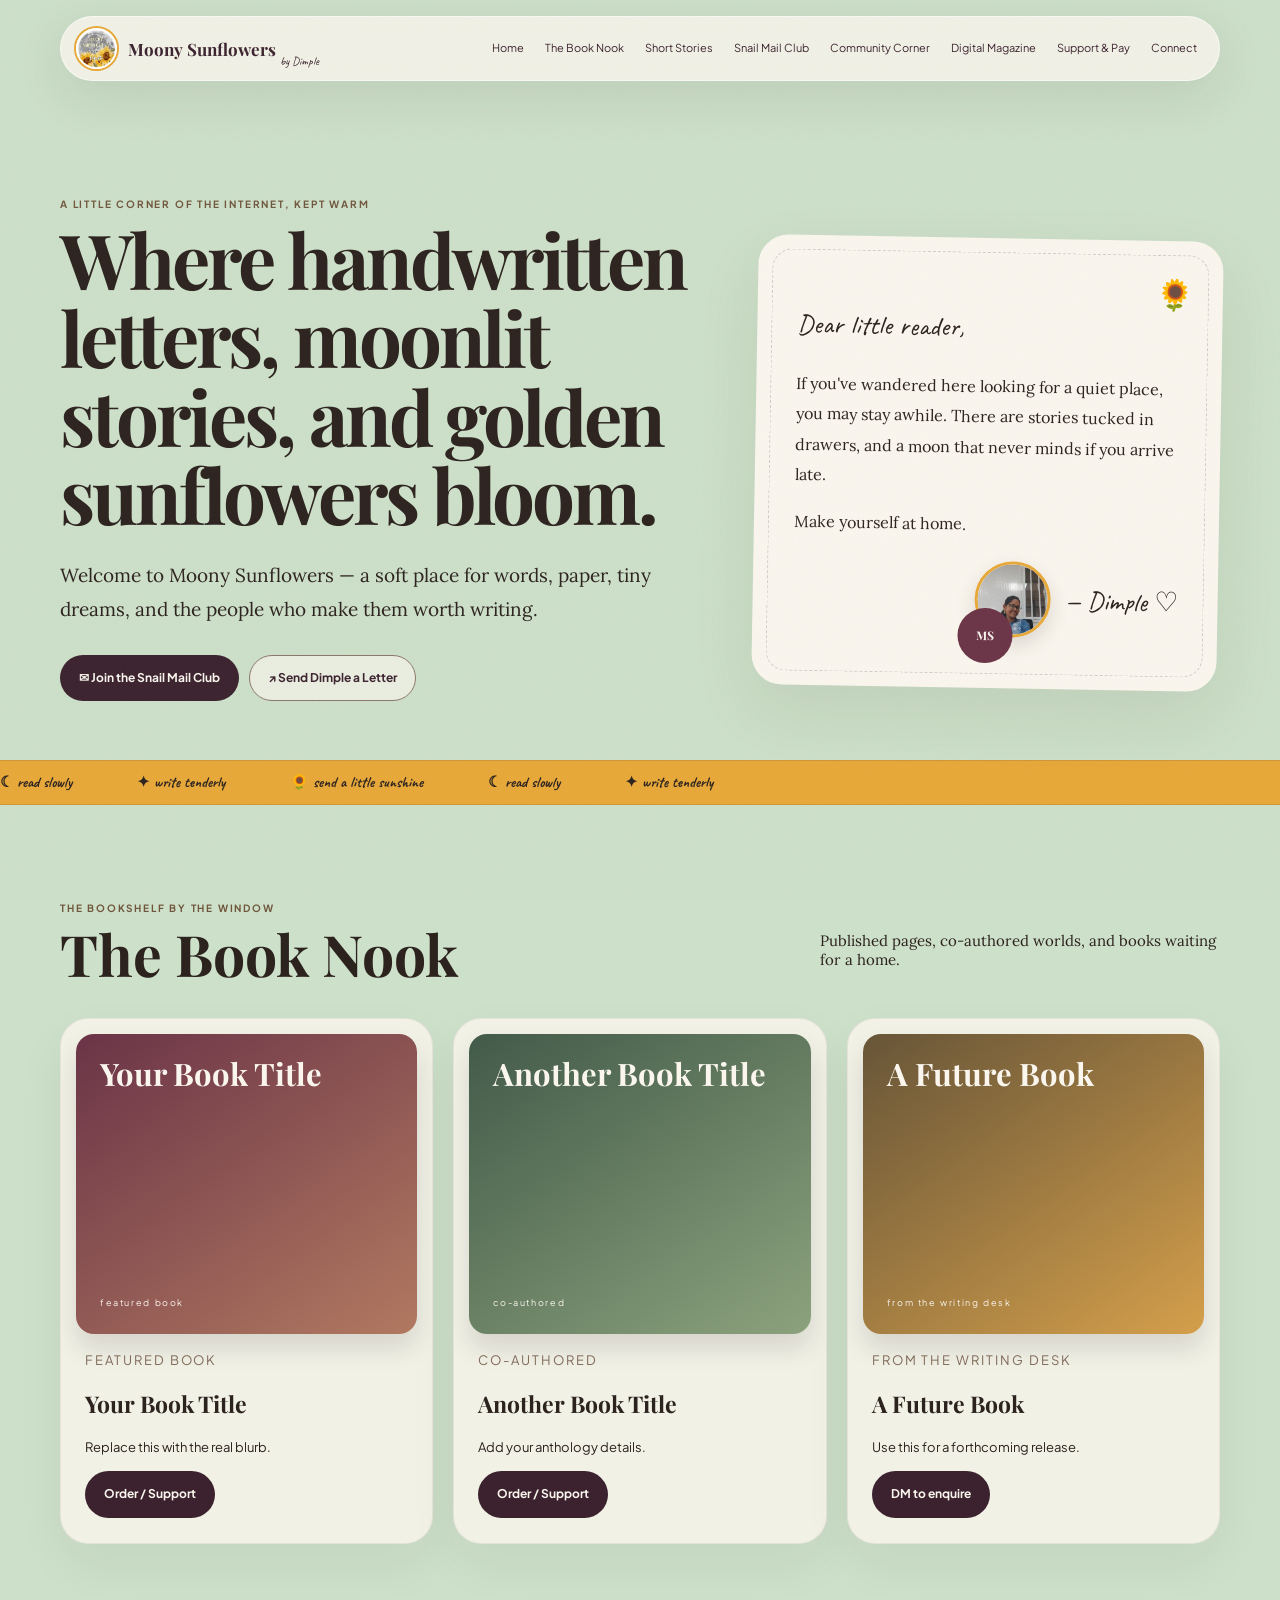
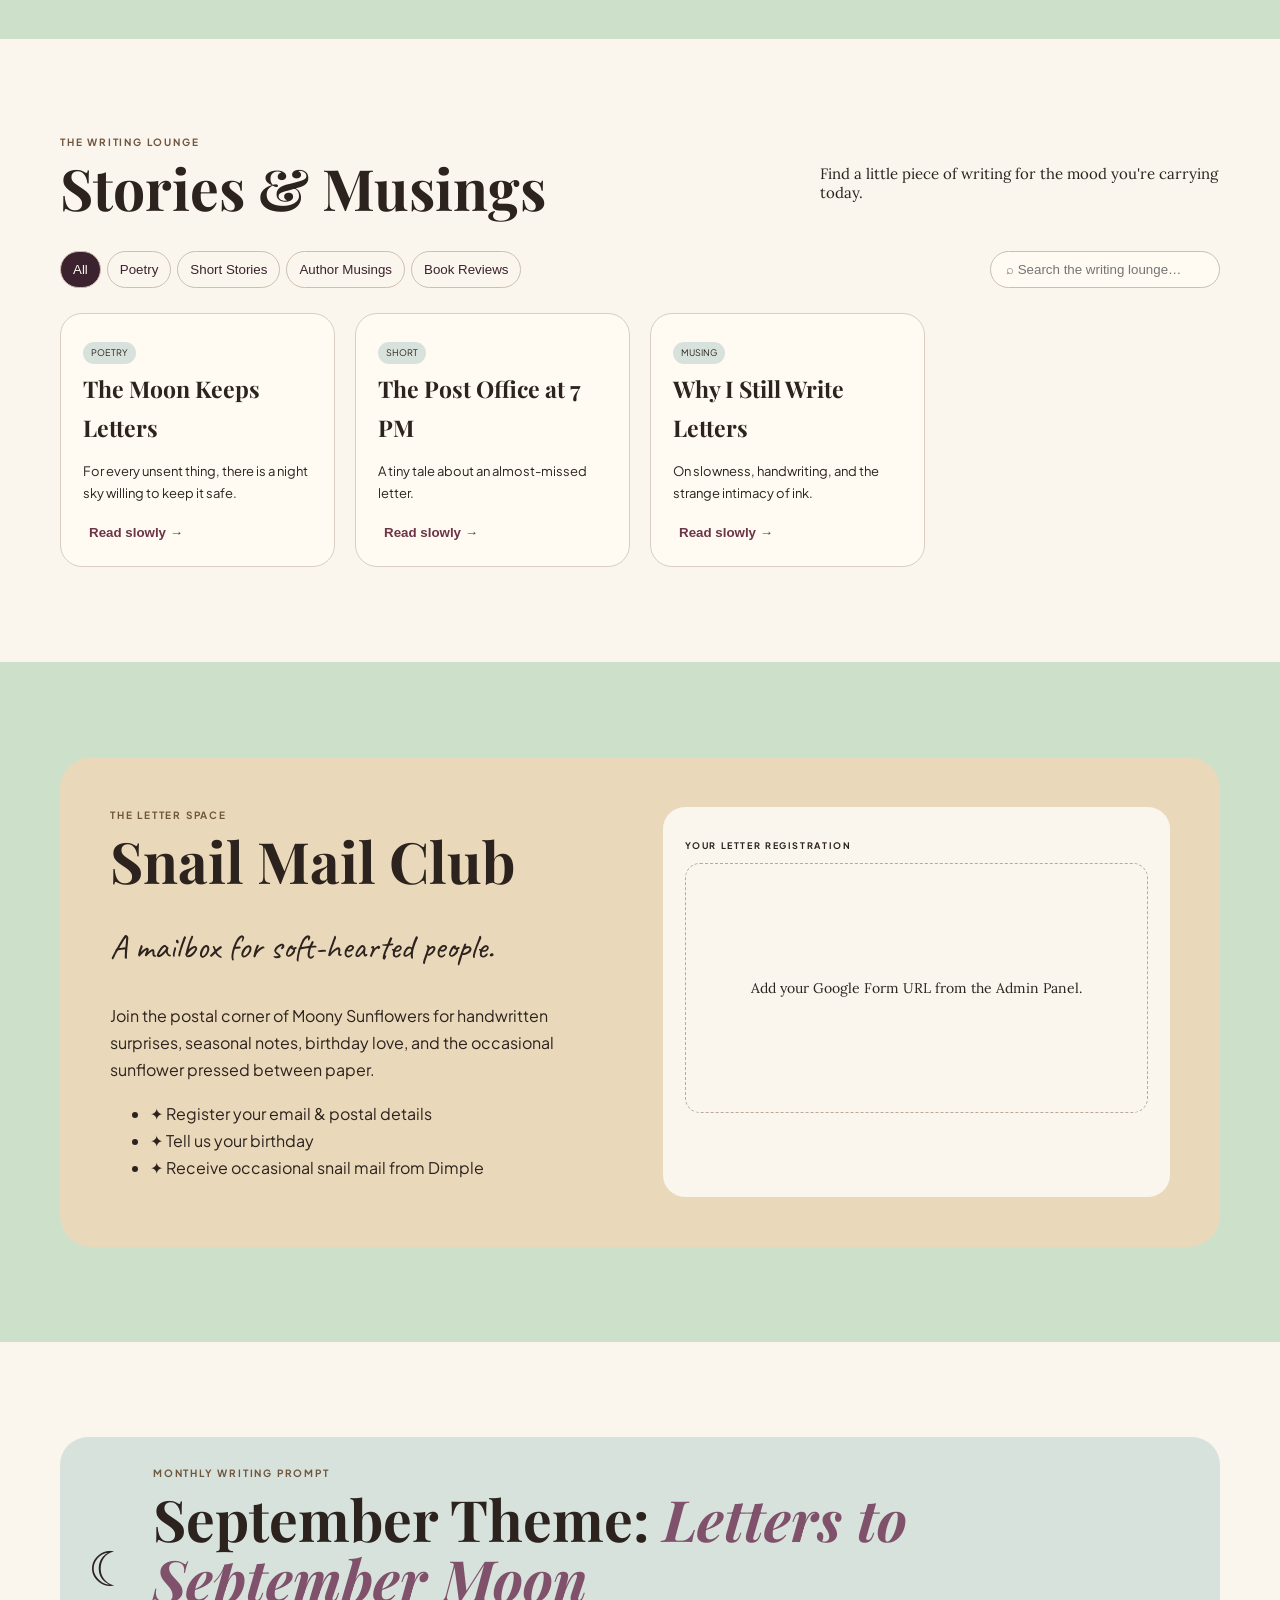
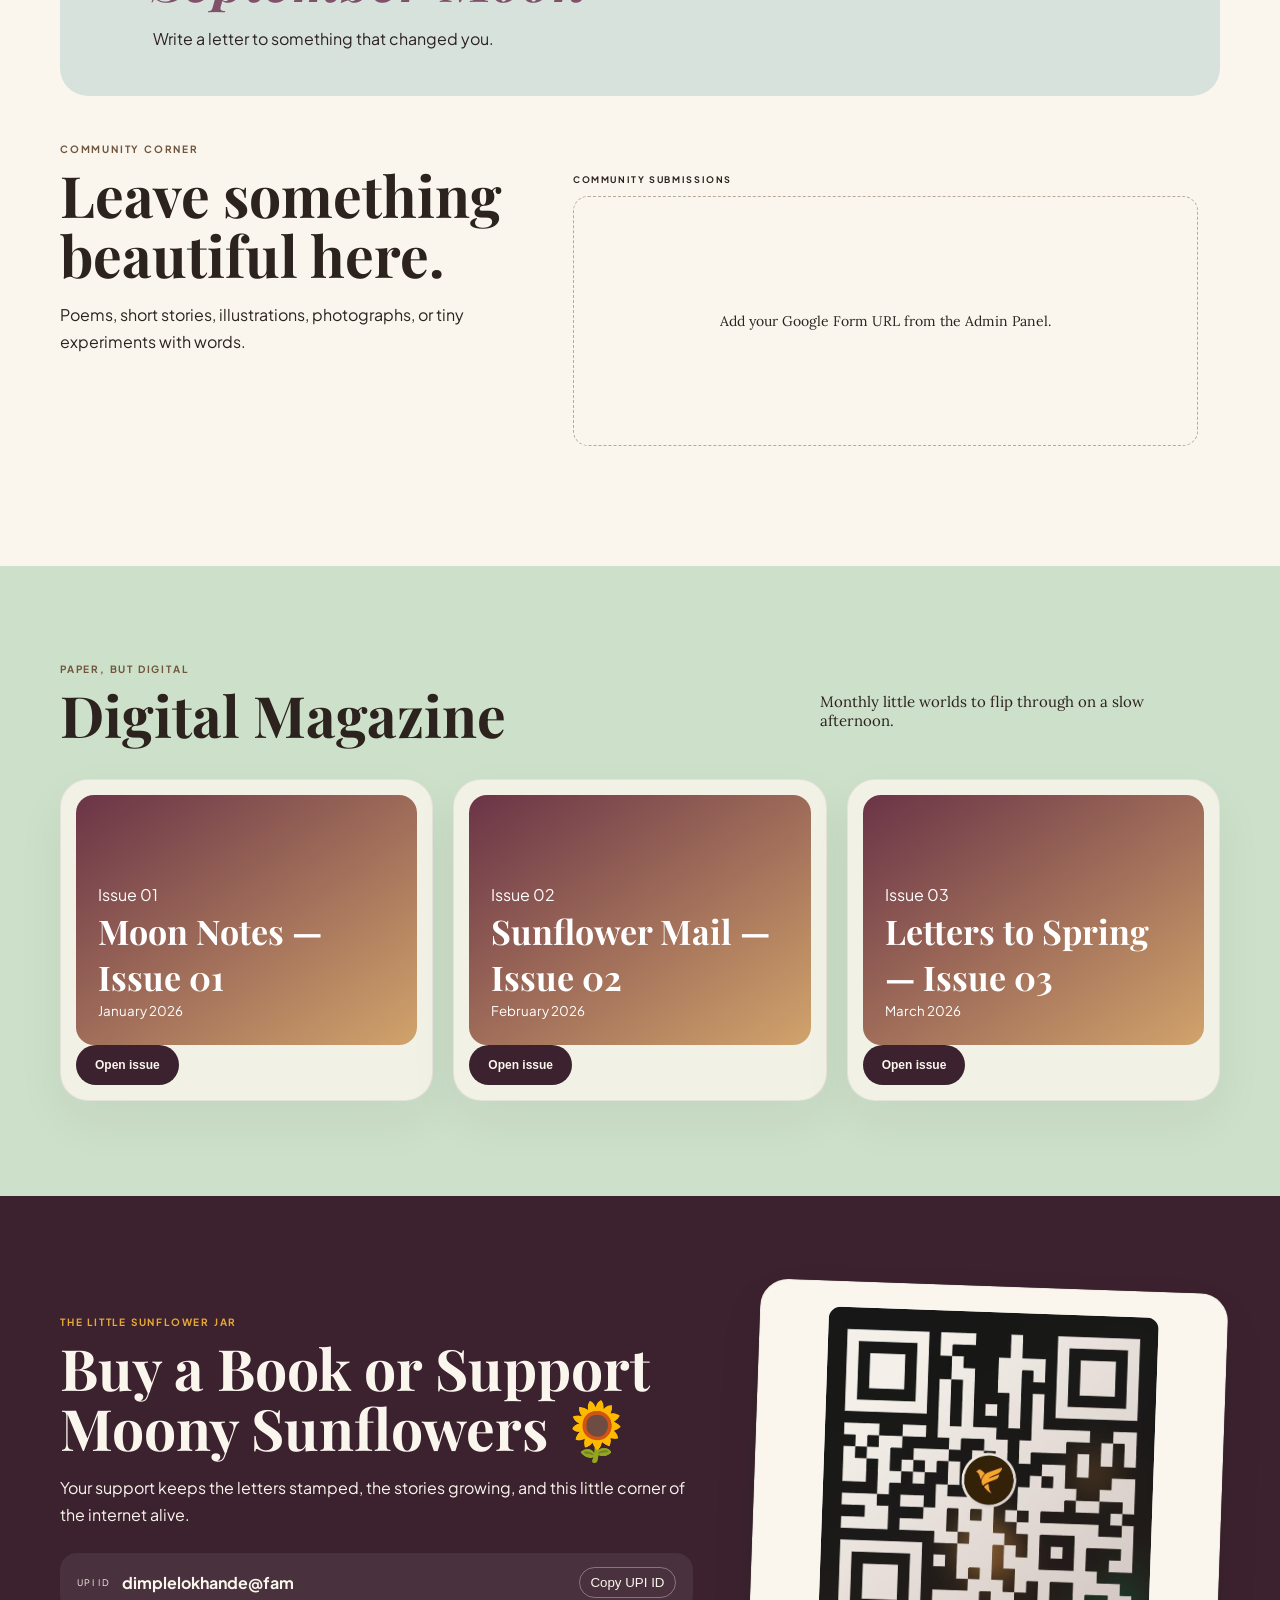
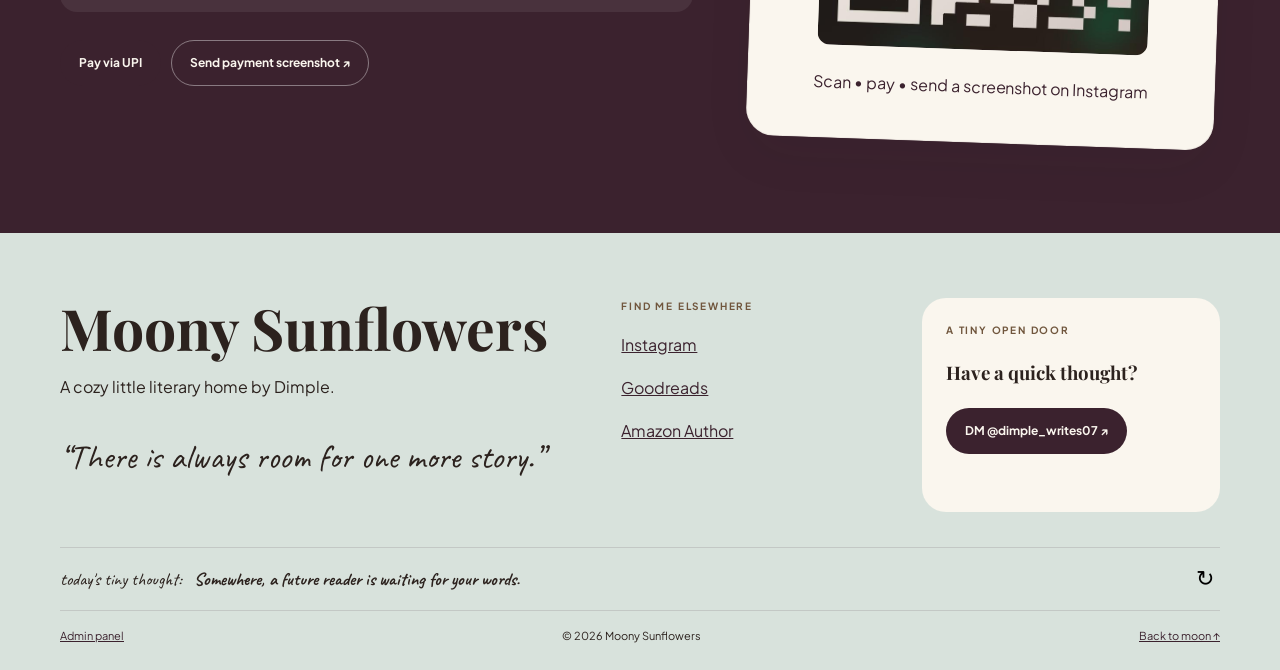
<file: index.html>
<!doctype html>
<html lang="en">
<head>
<meta charset="utf-8">
<meta name="viewport" content="width=device-width,initial-scale=1">
<meta name="description" content="Moony Sunflowers — books, moonlit stories, handwritten letters, community writing and digital magazines by Dimple.">
<meta name="robots" content="index,follow">
<meta name="theme-color" content="#CDE0C9">
<title>Moony Sunflowers | Books, Stories & Snail Mail by Dimple</title>
<link rel="canonical" href="https://YOUR-DOMAIN.example/">
<meta property="og:type" content="website"><meta property="og:title" content="Moony Sunflowers — Dimple">
<meta property="og:description" content="Where handwritten letters, moonlit stories, and golden sunflowers bloom.">
<meta property="og:image" content="assets/moony_sunflowers_logo.png">
<link rel="stylesheet" href="styles.css">
<link rel="preconnect" href="https://fonts.googleapis.com"><link rel="preconnect" href="https://fonts.gstatic.com" crossorigin>
<link href="https://fonts.googleapis.com/css2?family=Caveat:wght@400;600;700&family=Lora:wght@400;500;600&family=Plus+Jakarta+Sans:wght@400;600;700&family=Playfair+Display:wght@500;600;700&display=swap" rel="stylesheet">
<script type="application/ld+json">{"@context":"https://schema.org","@type":"WebSite","name":"Moony Sunflowers","description":"A cozy literary home by Dimple.","url":"https://YOUR-DOMAIN.example/"}</script>
</head>
<body>
<div class="grain"></div>
<header><nav class="nav shell"><a class="brand" href="#home"><span class="logo"><img id="siteLogo" src="assets/moony_sunflowers_logo.png" alt="Moony Sunflowers logo"><span>☾🌻</span></span><b>Moony Sunflowers</b><small>by Dimple</small></a><button id="menu" class="menu">☰</button><div id="navLinks" class="navlinks"><a href="#home">Home</a><a href="#books">The Book Nook</a><a href="#stories">Short Stories</a><a href="#mail">Snail Mail Club</a><a href="#community">Community Corner</a><a href="#magazine">Digital Magazine</a><a href="#support">Support & Pay</a><a href="#connect">Connect</a></div></nav></header>

<main>
<section id="home" class="hero shell">
<div><p class="eyebrow" id="heroEyebrow">a little corner of the internet, kept warm</p><h1 id="heroHeading">Where handwritten letters, <em>moonlit stories,</em> and golden sunflowers bloom.</h1><p class="lead" id="heroLead">Welcome to Moony Sunflowers — a soft place for words, paper, tiny dreams, and the people who make them worth writing.</p><div class="actions"><a class="btn primary" href="#mail">✉ Join the Snail Mail Club</a><a class="btn ghost" id="dmHero" href="https://ig.me/m/dimple_writes07" target="_blank" rel="noopener">↗ Send Dimple a Letter</a></div></div>
<aside class="letter"><span class="stamp">🌻</span><p class="script" id="letterGreeting">Dear little reader,</p><p id="letterBody">If you've wandered here looking for a quiet place, you may stay awhile. There are stories tucked in drawers, letters waiting for stamps, and a moon that never minds if you arrive late.</p><p>Make yourself at home.</p><div class="author-signoff"><img id="authorPhoto" class="author-photo" src="assets/dimple_author_photo.png" alt="Dimple, author of Moony Sunflowers" loading="lazy"><p class="script right" id="signature">— Dimple ♡</p></div><span class="wax">MS</span></aside>
</section>
<div class="marquee"><span>☾ read slowly</span><span>✦ write tenderly</span><span>🌻 send a little sunshine</span><span>☾ read slowly</span><span>✦ write tenderly</span></div>

<section id="books" class="section shell"><div class="heading"><div><p class="eyebrow">the bookshelf by the window</p><h2>The Book Nook</h2></div><p>Published pages, co-authored worlds, and books waiting for a home.</p></div><div id="booksGrid" class="cards"></div></section>

<section id="stories" class="section paper"><div class="shell"><div class="heading"><div><p class="eyebrow">the writing lounge</p><h2>Stories & Musings</h2></div><p>Find a little piece of writing for the mood you're carrying today.</p></div><div class="toolbar"><div id="tabs" class="tabs"><button class="tab active" data-filter="all">All</button><button class="tab" data-filter="poetry">Poetry</button><button class="tab" data-filter="short">Short Stories</button><button class="tab" data-filter="musing">Author Musings</button><button class="tab" data-filter="review">Book Reviews</button></div><input id="search" class="search" placeholder="⌕ Search the writing lounge…"></div><div id="storiesGrid" class="cards story-cards"></div></div></section>

<section id="mail" class="section shell"><div class="envelope"><div><p class="eyebrow">the letter space</p><h2>Snail Mail Club</h2><p class="script big">A mailbox for soft-hearted people.</p><p>Join the postal corner of Moony Sunflowers for handwritten surprises, seasonal notes, birthday love, and the occasional sunflower pressed between paper.</p><ul><li>✦ Register your email & postal details</li><li>✦ Tell us your birthday</li><li>✦ Receive occasional snail mail from Dimple</li></ul></div><div class="formpaper"><p>YOUR LETTER REGISTRATION</p><iframe id="mailForm" title="Snail Mail Club registration" loading="lazy"></iframe><div id="mailPlaceholder">Add your Google Form URL from the Admin Panel.</div></div></div></section>

<section id="community" class="section paper"><div class="shell"><div class="prompt"><span>☾</span><div><p class="eyebrow">monthly writing prompt</p><h2>September Theme: <em>Letters to September Moon</em></h2><p>Write a letter to something that changed you.</p></div></div><div class="community"><div><p class="eyebrow">community corner</p><h2>Leave something beautiful here.</h2><p>Poems, short stories, illustrations, photographs, or tiny experiments with words.</p></div><div class="formpaper"><p>COMMUNITY SUBMISSIONS</p><iframe id="communityForm" title="Community submissions" loading="lazy"></iframe><div id="communityPlaceholder">Add your Google Form URL from the Admin Panel.</div></div></div></div></section>

<section id="magazine" class="section shell"><div class="heading"><div><p class="eyebrow">paper, but digital</p><h2>Digital Magazine</h2></div><p>Monthly little worlds to flip through on a slow afternoon.</p></div><div id="magGrid" class="cards"></div></section>

<section id="support" class="support"><div class="shell supportgrid"><div><p class="eyebrow">the little sunflower jar</p><h2>Buy a Book or Support Moony Sunflowers 🌻</h2><p>Your support keeps the letters stamped, the stories growing, and this little corner of the internet alive.</p><div class="upi"><span>UPI ID</span><b id="upiId">dimplelokhande@fam</b><button id="copyUpi">Copy UPI ID</button></div><div class="actions"><a class="btn primary" id="upiPay" href="upi://pay?pa=dimplelokhande%40fam&pn=Dimple&cu=INR">Pay via UPI</a><a class="btn ghost light" id="dmPay" href="https://ig.me/m/dimple_writes07" target="_blank" rel="noopener">Send payment screenshot ↗</a></div></div><div class="qr card"><img id="qr" src="assets/upi_scanner_qr.jpeg" alt="UPI payment QR code"><p>Scan • pay • send a screenshot on Instagram</p></div></div></section>
</main>

<footer id="connect" class="footer"><div class="shell footgrid"><div><h2>Moony Sunflowers</h2><p>A cozy little literary home by Dimple.</p><p class="script big">“There is always room for one more story.”</p></div><div><p class="eyebrow">find me elsewhere</p><p><a id="ig" href="https://www.instagram.com/dimple_writes07/" target="_blank">Instagram</a></p><p><a id="goodreads" href="#" target="_blank">Goodreads</a></p><p><a id="amazon" href="#" target="_blank">Amazon Author</a></p></div><div class="quick"><p class="eyebrow">a tiny open door</p><h3>Have a quick thought?</h3><a class="btn primary" id="dmFooter" href="https://ig.me/m/dimple_writes07" target="_blank">DM @dimple_writes07 ↗</a></div></div><div class="quote shell"><span>today's tiny thought:</span><b id="quote"></b><button id="newQuote">↻</button></div><div class="bottom shell"><a href="admin.html">Admin panel</a><span>© <span id="year"></span> Moony Sunflowers</span><a href="#home">Back to moon ↑</a></div></footer>

<dialog id="reader"><div class="reader"><button class="close">×</button><button id="readerTheme" class="readerTheme">☾ Warm dark</button><article id="readerBody"></article></div></dialog>
<dialog id="magModal"><div class="magmodal"><button class="close">×</button><iframe id="magFrame" title="Magazine viewer"></iframe></div></dialog>
<div id="toast"></div>
<script type="module" src="site.js"></script>
</body></html>
</file>
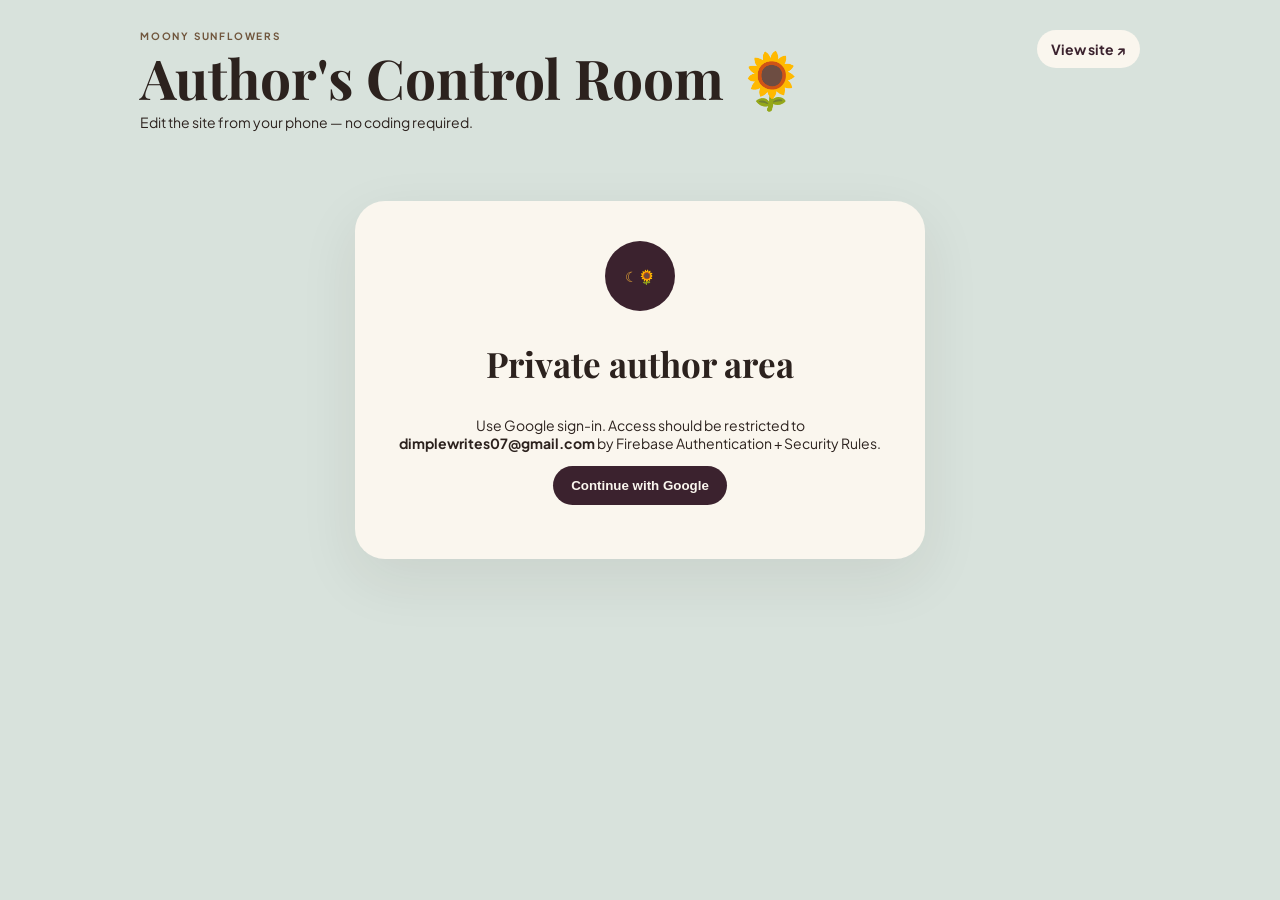
<file: admin.html>
<!doctype html><html lang="en"><head><meta charset="utf-8"><meta name="viewport" content="width=device-width,initial-scale=1"><meta name="robots" content="noindex,nofollow"><title>Moony Sunflowers — Admin</title><link rel="stylesheet" href="admin.css"><link href="https://fonts.googleapis.com/css2?family=Caveat:wght@400;600;700&family=Plus+Jakarta+Sans:wght@400;600;700&family=Playfair+Display:wght@500;600;700&display=swap" rel="stylesheet"></head><body><div class="wrap">
<header><div><p>MOONY SUNFLOWERS</p><h1>Author's Control Room 🌻</h1><span>Edit the site from your phone — no coding required.</span></div><a href="index.html">View site ↗</a></header>
<div id="auth" class="login"><div class="seal">☾🌻</div><h2>Private author area</h2><p>Use Google sign-in. Access should be restricted to <b>dimplewrites07@gmail.com</b> by Firebase Authentication + Security Rules.</p><button id="login" class="primary">Continue with Google</button><p id="status"></p></div>
<main id="app" hidden><div class="notice"><b>Live mode:</b> when Firebase is connected, saved changes sync to the public site. Without Firebase, this editor saves a preview in this browser only.</div>
<div class="tabs"><button class="active" data-tab="home">Home</button><button data-tab="books">Books</button><button data-tab="stories">Stories</button><button data-tab="mag">Magazine</button><button data-tab="links">Links & UPI</button><button data-tab="theme">Theme & Images</button><button data-tab="seo">SEO</button><button data-tab="backup">Backup</button></div>
<section class="panel active" id="home"><h2>Home</h2><label>Eyebrow<input data-key="hero.eyebrow"></label><label>Main heading<textarea data-key="hero.heading"></textarea></label><label>Welcome text<textarea data-key="hero.lead"></textarea></label><label>Letter greeting<input data-key="hero.letterGreeting"></label><label>Letter body<textarea data-key="hero.letterBody"></textarea></label><label>Signature<input data-key="hero.signature"></label><button class="primary save">Save</button></section>
<section class="panel" id="books"><h2>Books</h2><div id="booksList"></div><button id="addBook" class="secondary">＋ Add book</button><button class="primary save">Save books</button></section>
<section class="panel" id="stories"><h2>Stories & Musings</h2><div id="storiesList"></div><button id="addStory" class="secondary">＋ Add writing</button><button class="primary save">Save stories</button></section>
<section class="panel" id="mag"><h2>Digital Magazine</h2><div id="magList"></div><button id="addMag" class="secondary">＋ Add issue</button><button class="primary save">Save magazine</button></section>
<section class="panel" id="links"><h2>Forms, social & payment</h2><label>Snail Mail Google Form URL<input data-key="links.snailMail"></label><label>Community Google Form URL<input data-key="links.community"></label><label>Instagram DM URL<input data-key="links.instagramDm"></label><label>Instagram profile URL<input data-key="links.instagram"></label><label>Goodreads URL<input data-key="links.goodreads"></label><label>Amazon Author URL<input data-key="links.amazon"></label><label>UPI ID<input data-key="payment.upi"></label><label>Payee name<input data-key="payment.name"></label><button class="primary save">Save links & payment</button></section>
<section class="panel" id="theme"><h2>Theme Studio ✦</h2><p class="muted">Choose a monthly, Indian-traditional or minimal theme, or make your own.</p><div class="theme-mode"><label class="mode-card"><input type="radio" name="themeMode" value="manual" checked><span><b>Manual</b><small>Use the theme you choose.</small></span></label><label class="mode-card"><input type="radio" name="themeMode" value="monthly"><span><b>Automatic monthly</b><small>Switch with the month.</small></span></label></div><div class="theme-studio-head"><div><h3>Ready-made themes</h3><span id="activeThemeLabel" class="pill">Evergreen Library</span></div><button id="applyMonthly" class="secondary">Preview this month's theme</button></div><div id="themePresets" class="theme-grid"></div><div class="custom-theme-box"><h3>✦ Create your own theme</h3><label>Theme name<input id="customThemeName" placeholder="e.g. Letters Under Rain"></label><div class="colors"><label>Base<input type="color" data-key="theme.base"></label><label>Accent<input type="color" data-key="theme.accent"></label><label>Paper<input type="color" data-key="theme.paper"></label><label>Ink<input type="color" data-key="theme.ink"></label><label>Plum<input type="color" data-key="theme.plum"></label></div><div class="two-col"><label>Heading font<select data-key="theme.headingFont"><option>Playfair Display</option><option>Lora</option></select></label><label>Body font<select data-key="theme.bodyFont"><option>Plus Jakarta Sans</option><option>Lora</option></select></label><label>Script font<select data-key="theme.scriptFont"><option>Caveat</option></select></label><label>Corner style<select data-key="theme.radius"><option value="16px">Soft 16px</option><option value="22px">Soft 22px</option><option value="28px">Round 28px</option><option value="34px">Round 34px</option></select></label></div><div class="upload-grid"><label class="upload-card">🌄 Background image<input id="themeBackground" type="file" accept="image/*"></label><label class="upload-card">✦ Decorative image<input id="themeDecor" type="file" accept="image/*"></label></div><div class="upload-grid"><div><label>Website logo<input id="logo" type="file" accept="image/*"></label><img id="logoPreview" class="preview"></div><div><label>Author photo<input id="authorPhoto" type="file" accept="image/*"></label><img id="authorPhotoPreview" class="preview"></div><div><label>UPI QR image<input id="qr" type="file" accept="image/*"></label><img id="qrPreview" class="preview"></div></div><div class="theme-actions"><button id="saveCustomTheme" class="primary">Save as custom theme</button><button id="duplicateTheme" class="secondary">Duplicate current</button><button id="applyCustomTheme" class="secondary">Apply current design</button></div></div><div class="custom-theme-box"><h3>Your saved themes</h3><div id="customThemes" class="theme-grid"></div></div><button class="primary save">Save theme & images</button></section>
<section class="panel" id="seo"><h2>SEO</h2><label>Page title<input data-key="seo.title"></label><label>Meta description<textarea data-key="seo.description"></textarea></label><label>Canonical URL<input data-key="seo.canonical"></label><p>For Google/Bing, update sitemap.xml and robots.txt with the real domain before launch.</p><button class="primary save">Save SEO</button></section>
<section class="panel" id="backup"><h2>Backup</h2><button id="export" class="secondary">Export settings JSON</button><label class="file">Import settings JSON<input id="import" type="file" accept=".json"></label><button id="reset" class="danger">Reset local preview</button></section>
</main></div><script type="module" src="admin.js"></script></body></html>
</file>
<file: styles.css>
*{box-sizing:border-box}html{scroll-behavior:smooth}body{margin:0;background:#CDE0C9;color:#2C221E;font-family:"Plus Jakarta Sans",sans-serif;line-height:1.7}.grain{position:fixed;inset:0;pointer-events:none;z-index:100;opacity:.045;background-image:url("data:image/svg+xml,%3Csvg xmlns='http://www.w3.org/2000/svg' width='160' height='160'%3E%3Cfilter id='n'%3E%3CfeTurbulence type='fractalNoise' baseFrequency='.8' numOctaves='4'/%3E%3C/filter%3E%3Crect width='100%25' height='100%25' filter='url(%23n)'/%3E%3C/svg%3E")}a{color:#3B222E}.shell{width:min(1160px,calc(100% - 30px));margin:auto}.site-header,header{position:fixed;top:16px;left:0;right:0;z-index:50}.nav{display:flex;align-items:center;gap:18px;padding:9px 13px;border-radius:999px;background:#FAF6EEcc;backdrop-filter:blur(12px);border:1px solid #fff8;box-shadow:0 15px 50px #2c221e18}.brand{display:flex;align-items:center;gap:9px;text-decoration:none;white-space:nowrap}.brand b{font:700 17px "Playfair Display"}.brand small{font:12px "Caveat";margin-left:-5px;margin-top:25px}.logo{width:45px;height:45px;border-radius:50%;background:#D8E2DC;border:2px solid #E8A838;display:grid;place-items:center;overflow:hidden}.logo img{width:100%;height:100%;object-fit:cover}.logo span{display:none}.navlinks{margin-left:auto;display:flex;gap:3px}.navlinks a{font-size:11px;padding:8px 9px;text-decoration:none;border-radius:999px}.navlinks a:hover{background:#D8E2DC}.menu{display:none;border:0;background:transparent;font-size:24px}.hero{min-height:760px;padding-top:165px;display:grid;grid-template-columns:1.15fr .85fr;gap:65px;align-items:center}.eyebrow{font-size:10px;letter-spacing:.18em;text-transform:uppercase;font-weight:700;color:#70563d;margin:0 0 7px}.hero h1,h2,h3{font-family:"Playfair Display",serif}.hero h1{font-size:clamp(43px,6vw,76px);line-height:1.03;letter-spacing:-.04em;margin:0 0 25px}.hero h1 em,h2 em{color:#80516a}.lead{font:19px/1.8 "Lora",serif;max-width:680px}.actions{display:flex;gap:10px;flex-wrap:wrap;margin:28px 0}.btn{display:inline-flex;align-items:center;justify-content:center;border-radius:999px;padding:12px 18px;text-decoration:none;font-size:12px;font-weight:700;border:1px solid transparent;transition:.2s}.btn:hover{transform:translateY(-2px)}.primary{background:#3B222E;color:#FAF6EE}.ghost{background:#FAF6EEaa;border-color:#8c7769;color:#3B222E}.letter{position:relative;background:#FAF6EE;padding:45px 40px;min-height:410px;border-radius:30px;box-shadow:0 25px 65px #2c221e15;transform:rotate(1deg);font:16px/1.9 "Lora",serif}.letter:before{content:"";position:absolute;inset:14px;border:1px dashed #3b222e33;border-radius:20px}.stamp{position:absolute;right:30px;top:25px;font-size:30px}.script{font:27px "Caveat";}.right{text-align:right}.big{font-size:34px}.wax{position:absolute;bottom:25px;left:50%;transform:translateX(-50%);width:55px;height:55px;border-radius:50%;background:#6b3447;color:#FAF6EE;display:grid;place-items:center;font:700 12px "Playfair Display"}.marquee{display:flex;gap:65px;overflow:hidden;padding:12px 0;background:#E8A838;border-block:1px solid #3b222e22;white-space:nowrap;font:700 15px Caveat}.section{padding:95px 0}.heading{display:flex;justify-content:space-between;gap:25px;align-items:end;margin-bottom:34px}.heading h2,h2{font-size:clamp(37px,5vw,57px);line-height:1.05;margin:0}.heading>p{max-width:400px;font:15px "Lora"}.cards{display:grid;grid-template-columns:repeat(3,1fr);gap:20px}.card,.book{background:#FAF6EEcc;border:1px solid #3b222e12;border-radius:28px;box-shadow:0 20px 50px #2c221e0e}.book{overflow:hidden}.cover{height:300px;margin:15px;border-radius:18px;padding:24px;color:#FAF6EE;display:flex;flex-direction:column;justify-content:space-between;box-shadow:0 15px 25px #2c221e20}.cover b{font:700 31px/1 "Playfair Display"}.cover small{font-size:9px;letter-spacing:.18em}.book:nth-child(3n+1) .cover{background:linear-gradient(145deg,#6b3447,#b17960)}.book:nth-child(3n+2) .cover{background:linear-gradient(145deg,#425a49,#8ca27d)}.book:nth-child(3n) .cover{background:linear-gradient(145deg,#675538,#d49f4b)}.bookinfo{padding:0 24px 25px}.bookinfo h3,.story h3{font-size:23px;margin:5px 0}.bookinfo p,.story p{font-size:13px}.tiny{font-size:9px;text-transform:uppercase;letter-spacing:.15em;color:#806b5a}.paper{background:#FAF6EE}.toolbar{display:flex;gap:12px;justify-content:space-between;flex-wrap:wrap;margin-bottom:25px}.tabs{display:flex;gap:6px;flex-wrap:wrap}.tab{border:1px solid #cdbfb0;background:transparent;border-radius:999px;padding:8px 12px;cursor:pointer;color:#3B222E}.tab.active{background:#3B222E;color:#FAF6EE}.search{border:1px solid #cdbfb0;border-radius:999px;background:#fffaf2;padding:10px 15px;min-width:230px;outline:0}.story-cards{grid-template-columns:repeat(4,1fr)}.story{padding:22px;background:#fffaf2;border:1px solid #d9cec1;border-radius:22px}.tag{display:inline-block;padding:3px 8px;border-radius:999px;background:#D8E2DC;font-size:9px;text-transform:uppercase}.story button{border:0;background:none;color:#6b3447;font-weight:700;cursor:pointer}.envelope{display:grid;grid-template-columns:1fr 1fr;gap:45px;padding:50px;background:#ead8ba;border-radius:32px}.formpaper{background:#FAF6EE;padding:22px;border-radius:22px;min-height:330px}.formpaper p{font-size:9px;letter-spacing:.18em;font-weight:700}.formpaper iframe{width:100%;height:260px;border:0;border-radius:12px;display:none}.formpaper.has-form iframe{display:block}.formpaper.has-form>div{display:none}.formpaper>div{display:grid;place-items:center;min-height:250px;text-align:center;border:1px dashed #b8a999;border-radius:15px;font:14px "Lora"}.prompt{display:flex;gap:22px;align-items:center;background:#D8E2DC;padding:28px;border-radius:28px;margin-bottom:45px}.prompt>span{font-size:48px}.community{display:grid;grid-template-columns:.8fr 1.2fr;gap:45px}.mag .cover{height:260px}.support{padding:90px 0;background:#3B222E;color:#FAF6EE}.support .eyebrow{color:#E8A838}.supportgrid{display:grid;grid-template-columns:1.15fr .85fr;gap:60px;align-items:center}.upi{display:flex;align-items:center;gap:12px;flex-wrap:wrap;background:#ffffff12;padding:14px 17px;border-radius:17px;margin:25px 0}.upi span{font-size:9px;letter-spacing:.15em}.upi button{margin-left:auto;border:1px solid #ffffff55;background:transparent;color:#FAF6EE;border-radius:999px;padding:7px 10px}.light{color:#FAF6EE;border-color:#ffffff66;background:transparent}.qr{background:#FAF6EE;color:#3B222E;padding:25px;text-align:center;transform:rotate(2deg)}.qr img{width:100%;max-width:330px;border-radius:12px}.footer{background:#D8E2DC;padding:65px 0 25px}.footgrid{display:grid;grid-template-columns:1.4fr .7fr .8fr;gap:40px}.quick{background:#FAF6EE;padding:24px;border-radius:24px}.quote{border-top:1px solid #3b222e22;margin-top:35px;padding:17px 0;display:flex;gap:12px;align-items:center;font:18px Caveat}.quote button{margin-left:auto;border:0;background:none;font-size:22px}.bottom{border-top:1px solid #3b222e22;padding-top:16px;display:flex;justify-content:space-between;font-size:11px}.bottom a{color:#3B222E}.magcard{padding:15px}.magcover{height:250px;border-radius:18px;background:linear-gradient(145deg,#6b3447,#d1a36b);color:#fff;padding:22px;display:flex;flex-direction:column;justify-content:end}.magcover b{font:700 34px "Playfair Display"}.modal{}.reader,.magmodal{position:relative;padding:35px;background:#FAF6EE;min-height:50vh}.reader article{max-width:700px;margin:25px auto;font:18px/2 "Lora"}.reader article h2{font-size:43px}.readerTheme{position:absolute;top:18px;left:25px;border:1px solid #b8a999;border-radius:999px;background:transparent;padding:7px}.close{position:absolute;right:18px;top:10px;border:0;background:none;font-size:30px;z-index:2}.reader.dark{background:#302923;color:#f7eddf}.magmodal{height:80vh;padding:0}.magmodal iframe{width:100%;height:100%;border:0}.toast{position:fixed;bottom:25px;left:50%;transform:translate(-50%,20px);opacity:0;background:#3B222E;color:#FAF6EE;padding:10px 15px;border-radius:999px;z-index:200;transition:.2s;font-size:12px}.toast.show{opacity:1;transform:translate(-50%,0)}@media(max-width:1050px){.navlinks a{font-size:10px;padding:7px}.story-cards{grid-template-columns:repeat(2,1fr)}.cards{grid-template-columns:repeat(2,1fr)}}@media(max-width:760px){.site-header,header{top:8px}.nav{border-radius:22px;flex-wrap:wrap}.menu{display:block;margin-left:auto}.navlinks{display:none;width:100%;flex-direction:column}.navlinks.open{display:flex}.navlinks a{font-size:12px;padding:9px}.hero{padding-top:135px;grid-template-columns:1fr}.hero h1{font-size:46px}.letter{min-height:380px}.section{padding:70px 0}.heading{display:block}.cards,.story-cards,.community,.envelope,.supportgrid,.footgrid{grid-template-columns:1fr}.prompt{align-items:start}.bottom{display:block}.bottom>*{display:block;margin:7px 0}.qr{max-width:430px;margin:auto}.search{width:100%}}

.author-signoff{display:flex;align-items:center;gap:14px;justify-content:flex-end}.author-photo{width:76px;height:76px;border-radius:50%;object-fit:cover;object-position:center 28%;border:3px solid var(--accent,#E8A838);box-shadow:0 8px 20px rgba(44,34,30,.14)}
</file>
<file: admin.css>
*{box-sizing:border-box}body{margin:0;background:#D8E2DC;color:#2C221E;font:14px "Plus Jakarta Sans",sans-serif}.wrap{width:min(1000px,calc(100% - 28px));margin:auto;padding:30px 0 70px}header{display:flex;justify-content:space-between;gap:20px;align-items:start;margin-bottom:30px}header p{font-size:10px;letter-spacing:.18em;font-weight:700;color:#70563d;margin:0}h1,h2,h3{font-family:"Playfair Display"}h1{font-size:clamp(32px,6vw,55px);line-height:1;margin:8px 0}header a{background:#FAF6EE;padding:10px 14px;border-radius:999px;color:#3B222E;text-decoration:none;font-weight:700}.login{max-width:570px;margin:70px auto;padding:40px;background:#FAF6EE;border-radius:30px;text-align:center;box-shadow:0 20px 60px #2c221e15}.seal{width:70px;height:70px;border-radius:50%;display:grid;place-items:center;background:#3B222E;color:#E8A838;margin:auto}.login h2{font-size:35px}.primary,.secondary,.danger{border:0;border-radius:999px;padding:12px 18px;font-weight:700;cursor:pointer}.primary{background:#3B222E;color:#FAF6EE}.secondary{background:#D8E2DC;color:#3B222E}.danger{background:#7d3f4f;color:white}.notice{background:#fff1cf;border:1px solid #e4c26b;padding:13px 15px;border-radius:16px;margin-bottom:15px;font-size:12px}.tabs{display:flex;gap:7px;flex-wrap:wrap;margin-bottom:15px}.tabs button{border:1px solid #b8a999;background:#FAF6EE;color:#3B222E;border-radius:999px;padding:9px 12px}.tabs button.active{background:#3B222E;color:#FAF6EE}.panel{display:none;background:#FAF6EE;padding:25px;border-radius:28px;box-shadow:0 20px 60px #2c221e12}.panel.active{display:block}.panel h2{font-size:34px;margin:0 0 18px}.panel label{display:block;font-size:11px;font-weight:700;margin:14px 0}.panel input:not([type=color]):not([type=file]),.panel textarea,.panel select{display:block;width:100%;margin-top:6px;border:1px solid #cdbfb0;border-radius:12px;background:#fffdf8;padding:11px;font:14px "Plus Jakarta Sans"}.panel textarea{min-height:100px}.colors{display:grid;grid-template-columns:repeat(5,1fr);gap:10px}.colors label{background:#fffaf2;padding:10px;border-radius:14px}.colors input{width:100%;height:40px;border:0;background:none}.item{padding:16px;border:1px solid #ded1c5;border-radius:18px;background:#fffaf2;margin:10px 0}.itemtop{display:flex;justify-content:space-between}.remove{border:0;background:none;color:#7d3f4f;font-weight:700}.preview{width:150px;height:150px;object-fit:contain;background:#fff;border:1px dashed #b8a999;border-radius:14px;display:block}.file{display:inline-block;background:#D8E2DC;padding:10px 14px;border-radius:999px}.file input{display:none}@media(max-width:700px){header{display:block}header a{display:inline-block;margin-top:12px}.colors{grid-template-columns:repeat(2,1fr)}}
.muted{color:#705f53;font-size:13px;line-height:1.6}.theme-mode,.theme-grid,.two-col,.upload-grid{display:grid;gap:10px}.theme-mode{grid-template-columns:1fr 1fr}.theme-grid{grid-template-columns:repeat(3,1fr)}.two-col,.upload-grid{grid-template-columns:1fr 1fr}.mode-card,.theme-card,.custom-theme-box{background:#fffaf2;border:1px solid #ded1c5;border-radius:18px;padding:12px}.mode-card{display:flex!important;gap:9px}.mode-card span{display:grid;gap:3px}.mode-card small,.theme-card small{color:#7a6b60}.theme-card{min-height:105px;text-align:left;cursor:pointer}.theme-card.selected{outline:3px solid #E8A838}.swatches{display:flex;gap:5px;margin-bottom:10px}.swatches i{width:24px;height:24px;border-radius:50%;border:1px solid #fff}.custom-theme-box{margin-top:18px}.upload-card{display:block!important;padding:14px!important;border:1px dashed #b8a999;border-radius:16px;text-align:center;background:#fffaf2}.theme-actions{display:flex;gap:8px;flex-wrap:wrap}.custom-card{padding:0;display:flex}.theme-card-main{border:0;background:transparent;text-align:left;flex:1;padding:12px}.remove-theme{border:0;background:transparent;font-size:24px;color:#7d3f4f}@media(max-width:700px){.theme-mode,.theme-grid,.two-col,.upload-grid{grid-template-columns:1fr}}
</file>
